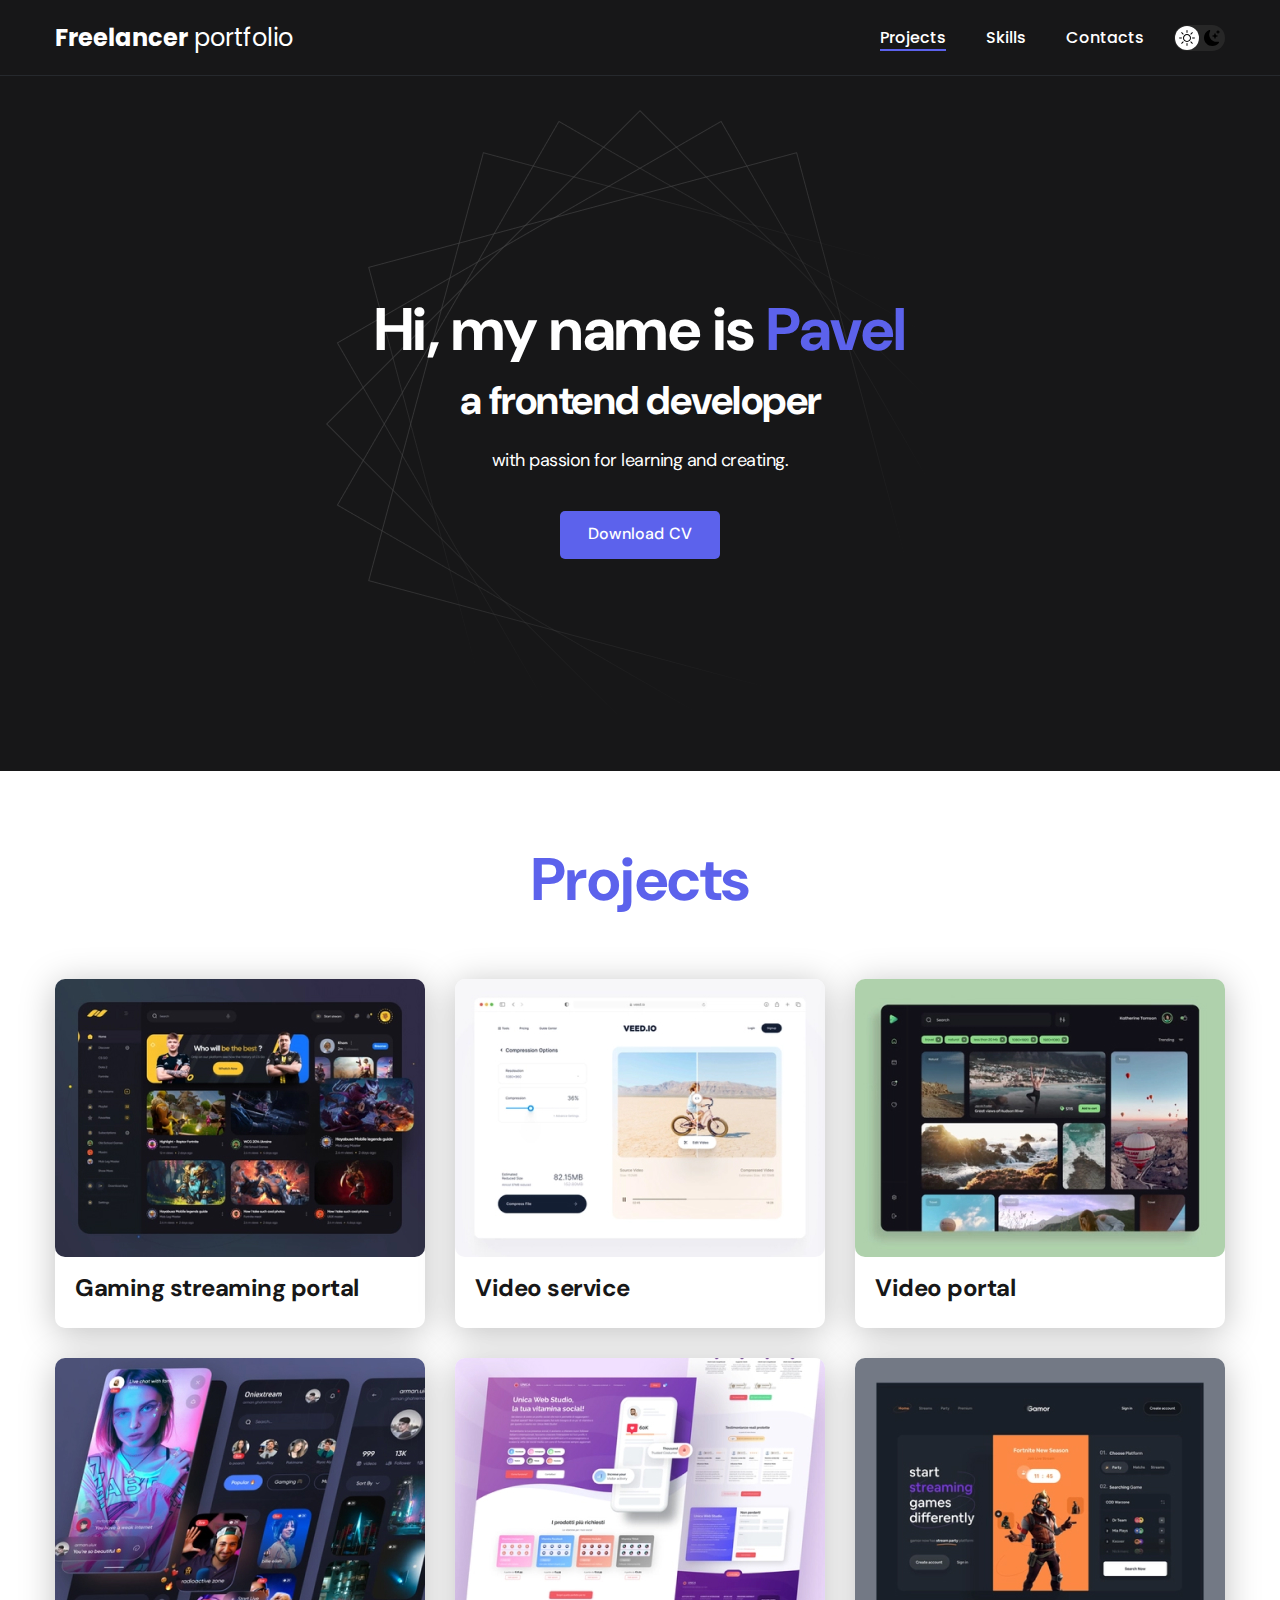
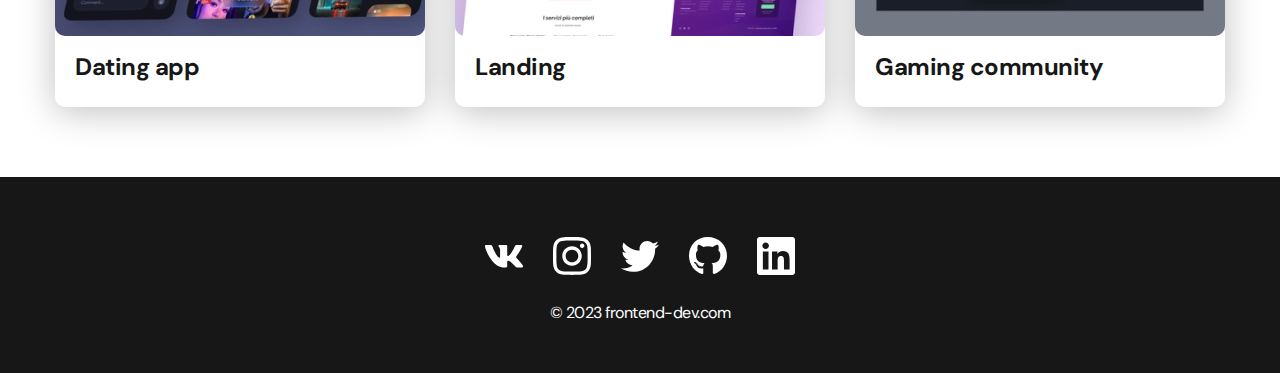
<file: index.html>
<!DOCTYPE html>
<html lang="en">
<head>
    <meta charset="UTF-8">
    <meta http-equiv="X-UA-Compatible" content="IE=edge">
    <meta name="viewport" content="width=device-width, initial-scale=1.0">
    <title>Portfolio</title>
    <link rel="stylesheet" href="./css/main.css">
</head>
<body>
    <nav class="nav">
        <div class="container">
            <div class="nav-row">
                <a href="./index.html" class="logo"><strong>Freelancer</strong> portfolio</a>

                <button class="dark-mode-btn">
                    <img src="./img/icons/sun.svg" alt="Light mode" class="dark-mode-btn__icon">
                    <img src="./img/icons/moon.svg" alt="Dark mode" class="dark-mode-btn__icon">
                </button>

                <ul class="nav-list">
                    <li class="nav-list__item"><a href="./index.html" class="nav-list__link nav-list__link--active">Projects</a></li>
                    <li class="nav-list__item"><a href="./skills.html" class="nav-list__link">Skills</a></li>
                    <li class="nav-list__item"><a href="./contacts.html" class="nav-list__link">Contacts</a></li>
                </ul>
            </div>
        </div>
    </nav>

    <header class="header">
            <div class="header__wrapper">
                <h1 class="header__title">
                    <strong>Hi, my name is <em>Pavel</em></strong><br>
                    a frontend developer
                </h1>
                <div class="header__text">
                    <p>with passion for learning and creating.</p>
                </div>
                <a href="#!" class="btn">Download CV</a>
            </div>
    </header>

    <main class="section">
        <div class="container">
            <h2 class="title-1">Projects</h2>
            <ul class="projects">
                <li class="project">
                    <a href="./project-page.html">
                        <img src="./img/projects/01.jpg" alt="Project img" class="project__img">
                        <h3 class="project__title">Gaming streaming portal</h3>
                    </a>
                </li>
                <li class="project">
                    <a href="./project-page.html">
                        <img src="./img/projects/02.jpg" alt="Project img" class="project__img">
                        <h3 class="project__title">Video service</h3>
                    </a>
                </li>
                <li class="project">
                    <a href="./project-page.html">
                        <img src="./img/projects/03.jpg" alt="Project img" class="project__img">
                        <h3 class="project__title">Video portal</h3>
                    </a>
                </li>
                <li class="project">
                    <a href="./project-page.html">
                        <img src="./img/projects/04.jpg" alt="Project img" class="project__img">
                        <h3 class="project__title">Dating app</h3>
                    </a>    
                </li>
                <li class="project">
                    <a href="./project-page.html">
                        <img src="./img/projects/05.jpg" alt="Project img" class="project__img">
                        <h3 class="project__title">Landing</h3>
                    </a>
                </li>
                <li class="project">
                    <a href="./project-page.html">
                        <img src="./img/projects/06.jpg" alt="Project img" class="project__img">
                        <h3 class="project__title">Gaming community</h3>
                    </a>
                </li>

            </ul>
        </div>
    </main>

    <footer class="footer">
        <div class="container">
            <div class="footer__wrapper">
                <ul class="social">
                    <li class="social__item">
                        <a href="#!"><img src="./img/icons/vk.svg" alt="Link"></a>
                    </li>
                    <li class="social__item">
                        <a href="#!"><img src="./img/icons/instagram.svg" alt="Link"></a>
                    </li>
                    <li class="social__item">
                        <a href="#!"><img src="./img/icons/twitter.svg" alt="Link"></a>
                    </li>
                    <li class="social__item">
                        <a href="#!"><img src="./img/icons/gitHub.svg" alt="Link"></a>
                    </li>
                    <li class="social__item">
                        <a href="#!"><img src="./img/icons/linkedIn.svg" alt="Link"></a>
                    </li>
                </ul>
                <div class="copyright">
                    <p>© 2023 frontend-dev.com</p>
                </div>
            </div>
        </div>
    </footer>

    <script src="./js/main.js"></script>
</body>
</html>
</file>
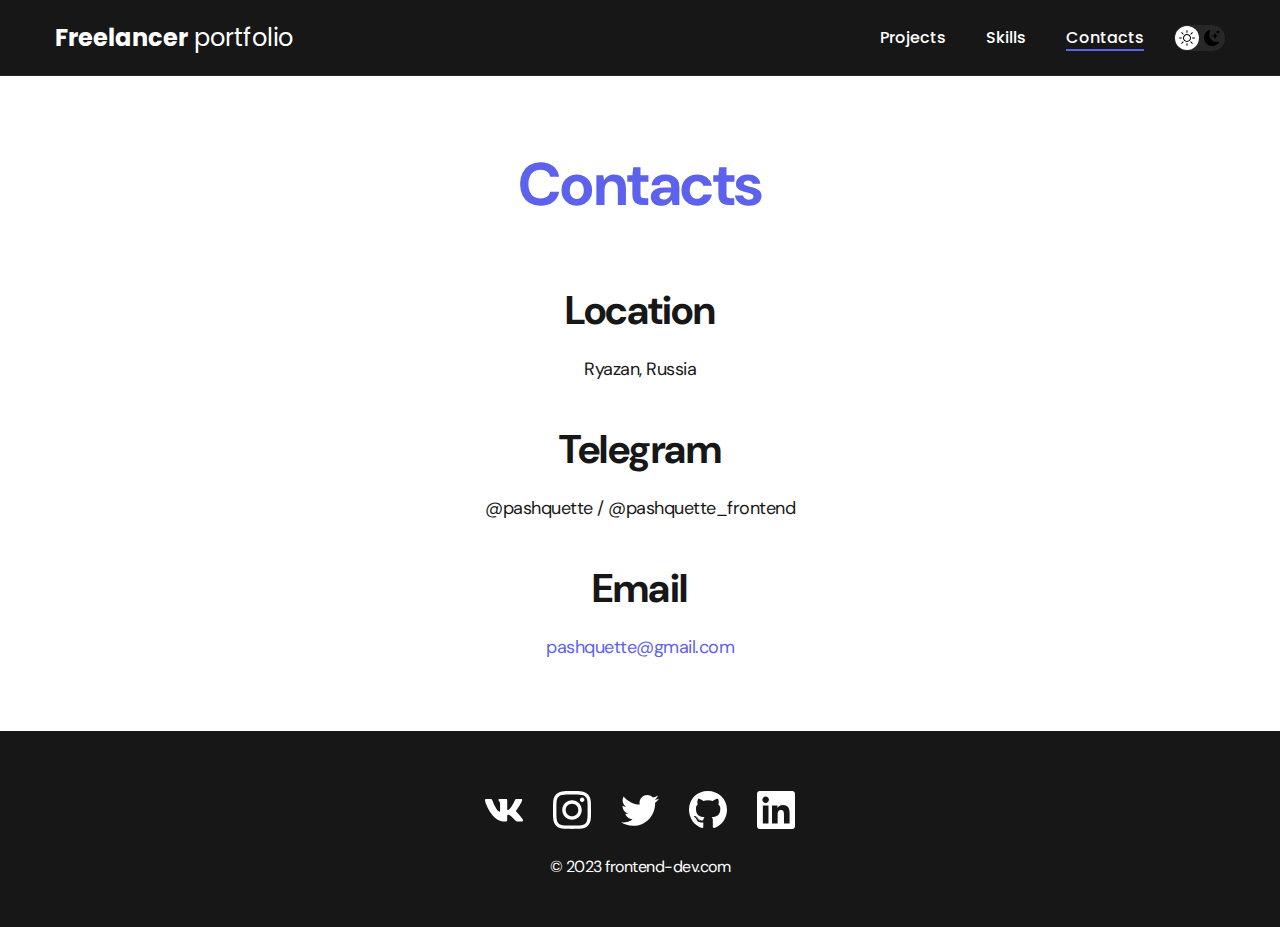
<file: contacts.html>
<!DOCTYPE html>
<html lang="en">
<head>
    <meta charset="UTF-8">
    <meta http-equiv="X-UA-Compatible" content="IE=edge">
    <meta name="viewport" content="width=device-width, initial-scale=1.0">
    <title>Portfolio</title>
    <link rel="stylesheet" href="./css/main.css">
</head>
<body class="">
    <nav class="nav">
        <div class="container">
            <div class="nav-row">
                <a href="./index.html" class="logo"><strong>Freelancer</strong> portfolio</a>

                <button class="dark-mode-btn">
                    <img src="./img/icons/sun.svg" alt="Light mode" class="dark-mode-btn__icon">
                    <img src="./img/icons/moon.svg" alt="Dark mode" class="dark-mode-btn__icon">
                </button>

                <ul class="nav-list">
                    <li class="nav-list__item"><a href="./index.html" class="nav-list__link">Projects</a></li>
                    <li class="nav-list__item"><a href="./skills.html" class="nav-list__link">Skills</a></li>
                    <li class="nav-list__item"><a href="./contacts.html" class="nav-list__link nav-list__link--active">Contacts</a></li>
                </ul>
            </div>
        </div>
    </nav>



    <main class="section">
        <div class="container">
                <h1 class="title-1">Contacts</h1>
                <ul class="content-list">
                    <li class="content-list__item">
                        <h2 class="title-2">Location</h2>
                        <p>Ryazan, Russia</p>       
                    </li>
                    <li class="content-list__item">
                        <h2 class="title-2">Telegram</h2>
                        <p>@pashquette / @pashquette_frontend</p>
                    </li>
                    <li class="content-list__item">
                        <h2 class="title-2">Email</h2>
                        <p><a href="mailto:pashquette@gmail.com">pashquette@gmail.com</a></p>
                    </li>
                </ul>
        </div>
    </main>

    <footer class="footer">
        <div class="container">
            <div class="footer__wrapper">
                <ul class="social">
                    <li class="social__item">
                        <a href="#!"><img src="./img/icons/vk.svg" alt="Link"></a>
                    </li>
                    <li class="social__item">
                        <a href="#!"><img src="./img/icons/instagram.svg" alt="Link"></a>
                    </li>
                    <li class="social__item">
                        <a href="#!"><img src="./img/icons/twitter.svg" alt="Link"></a>
                    </li>
                    <li class="social__item">
                        <a href="#!"><img src="./img/icons/gitHub.svg" alt="Link"></a>
                    </li>
                    <li class="social__item">
                        <a href="#!"><img src="./img/icons/linkedIn.svg" alt="Link"></a>
                    </li>
                </ul>
                <div class="copyright">
                    <p>© 2023 frontend-dev.com</p>
                </div>
            </div>
        </div>
    </footer>

    <script src="./js/main.js"></script>
</body>
</html>
</file>
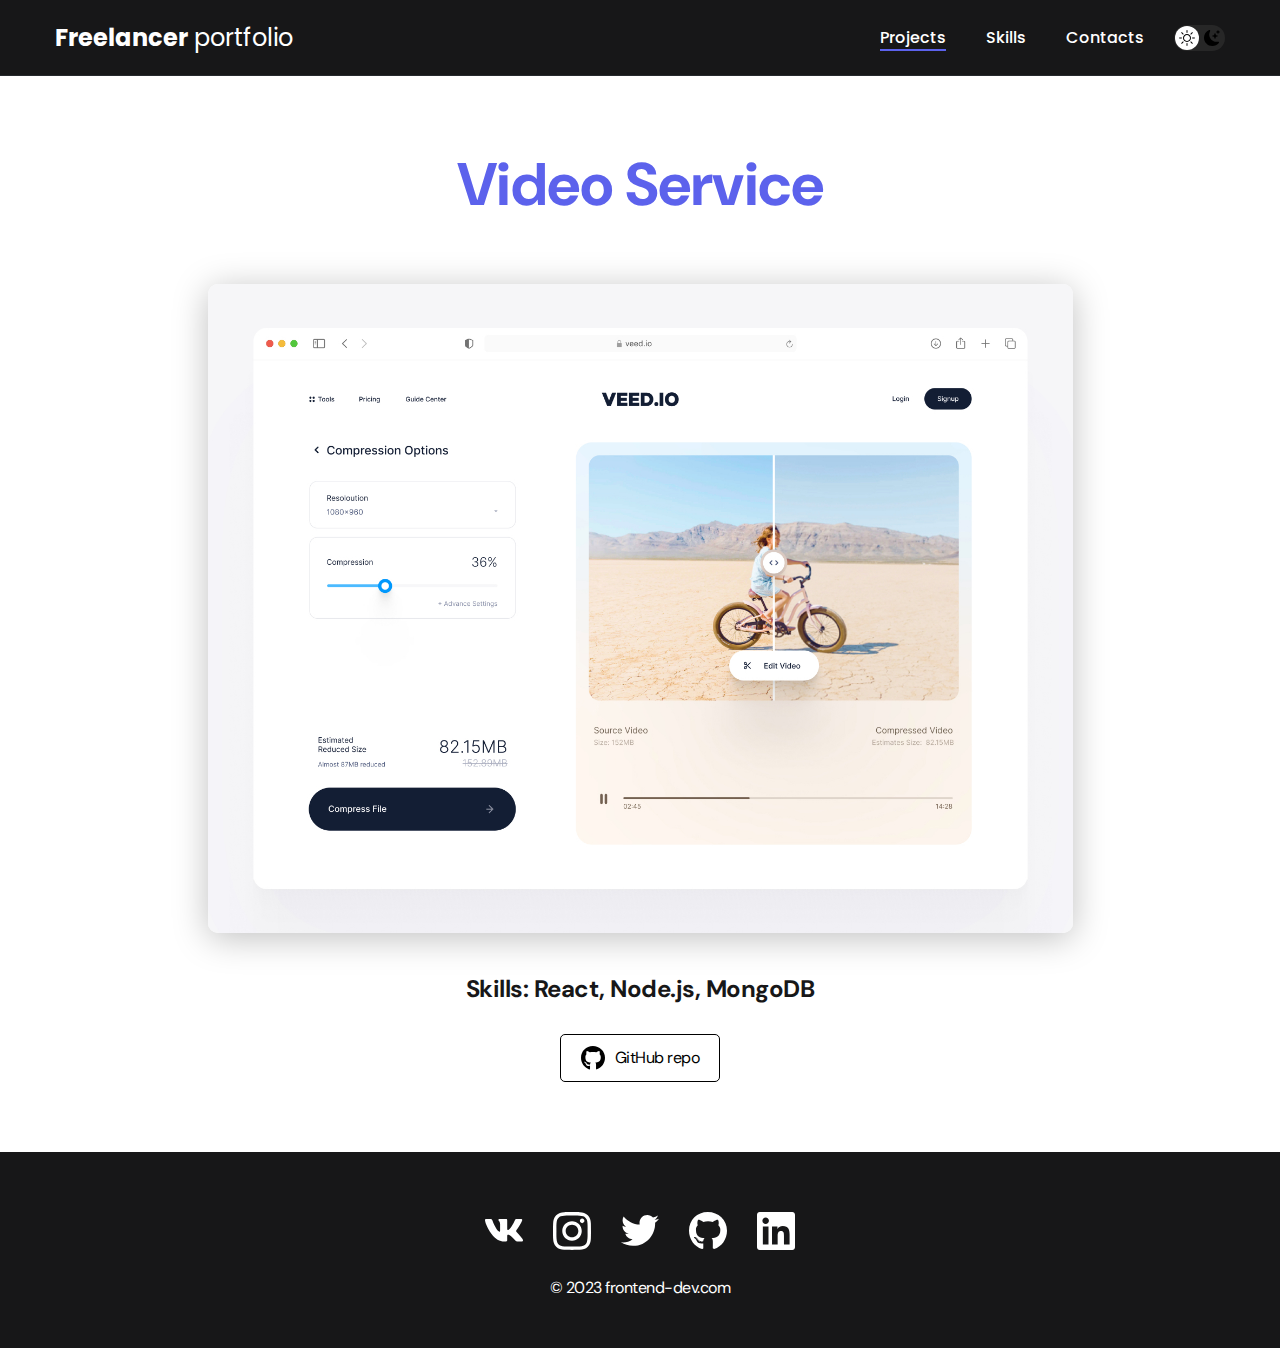
<file: project-page.html>
<!DOCTYPE html>
<html lang="en">
<head>
    <meta charset="UTF-8">
    <meta http-equiv="X-UA-Compatible" content="IE=edge">
    <meta name="viewport" content="width=device-width, initial-scale=1.0">
    <title>Portfolio</title>
    <link rel="stylesheet" href="./css/main.css">
</head>
<body>
    <nav class="nav">
        <div class="container">
            <div class="nav-row">
                <a href="./index.html" class="logo"><strong>Freelancer</strong> portfolio</a>

                <button class="dark-mode-btn">
                    <img src="./img/icons/sun.svg" alt="Light mode" class="dark-mode-btn__icon">
                    <img src="./img/icons/moon.svg" alt="Dark mode" class="dark-mode-btn__icon">
                </button>

                <ul class="nav-list">
                    <li class="nav-list__item"><a href="./index.html" class="nav-list__link nav-list__link--active">Projects</a></li>
                    <li class="nav-list__item"><a href="./skills.html" class="nav-list__link">Skills</a></li>
                    <li class="nav-list__item"><a href="./contacts.html" class="nav-list__link">Contacts</a></li>
                </ul>
            </div>
        </div>
    </nav>



    <main class="section">
        <div class="container">
            <div class="project-details">
                <h1 class="title-1">Video Service</h1>

                <img src="./img/projects/02-big.jpg" alt="" class="project-details__cover">

                <div class="project-details__descr">
                    <p>Skills: React, Node.js, MongoDB</p>
                </div>
                <a href="#!" class="btn-outline">
                    <img src="./img/icons/gitHub-black.svg" alt="gitHub">
                    GitHub repo
                </a>
            </div>   
        </div>
    </main>

    <footer class="footer">
        <div class="container">
            <div class="footer__wrapper">
                <ul class="social">
                    <li class="social__item">
                        <a href="#!"><img src="./img/icons/vk.svg" alt="Link"></a>
                    </li>
                    <li class="social__item">
                        <a href="#!"><img src="./img/icons/instagram.svg" alt="Link"></a>
                    </li>
                    <li class="social__item">
                        <a href="#!"><img src="./img/icons/twitter.svg" alt="Link"></a>
                    </li>
                    <li class="social__item">
                        <a href="#!"><img src="./img/icons/gitHub.svg" alt="Link"></a>
                    </li>
                    <li class="social__item">
                        <a href="#!"><img src="./img/icons/linkedIn.svg" alt="Link"></a>
                    </li>
                </ul>
                <div class="copyright">
                    <p>© 2023 frontend-dev.com</p>
                </div>
            </div>
        </div>
    </footer>

    <script src="./js/main.js"></script>
</body>
</html>
</file>
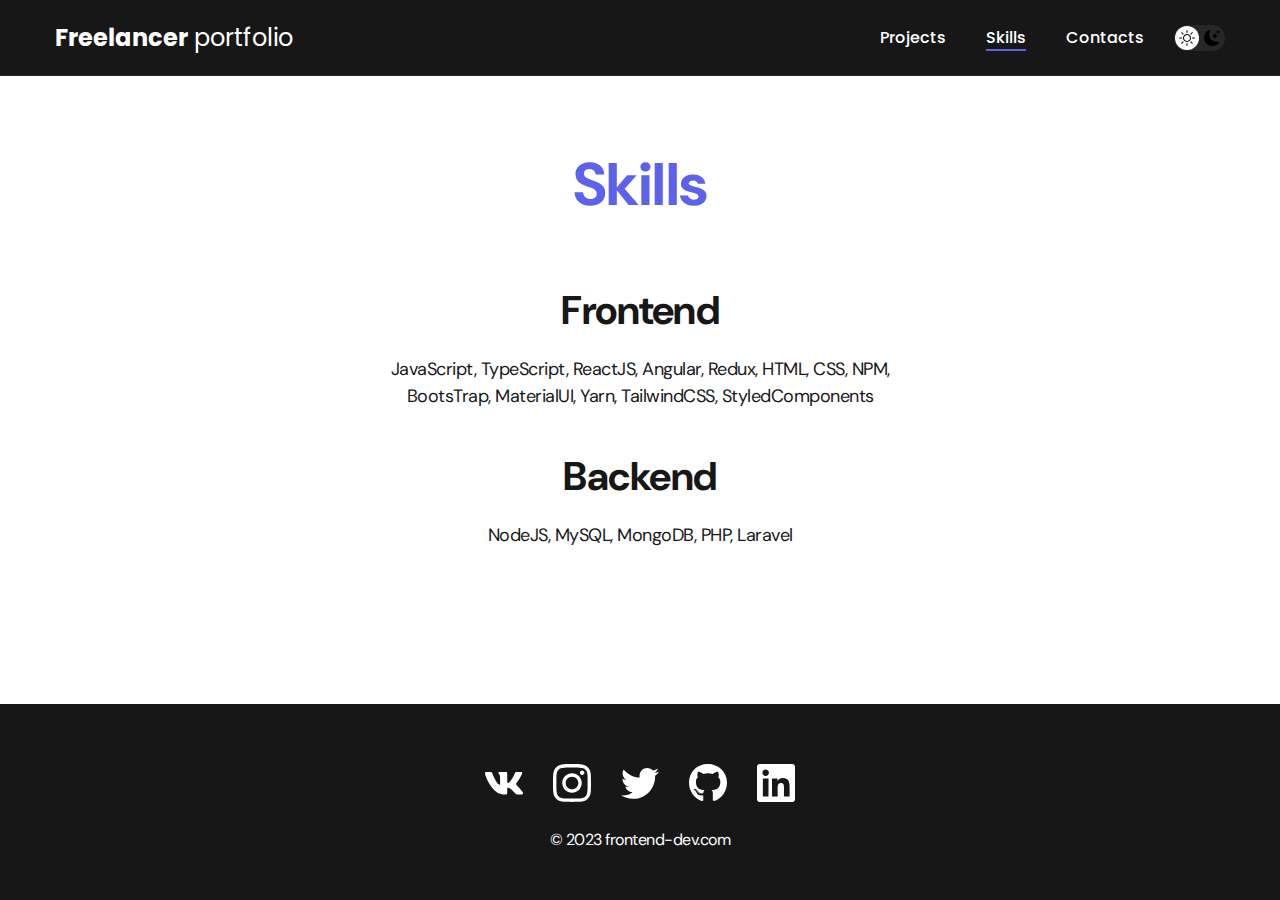
<file: skills.html>
<!DOCTYPE html>
<html lang="en">
<head>
    <meta charset="UTF-8">
    <meta http-equiv="X-UA-Compatible" content="IE=edge">
    <meta name="viewport" content="width=device-width, initial-scale=1.0">
    <title>Portfolio</title>
    <link rel="stylesheet" href="./css/main.css">
</head>
<body>
    <nav class="nav">
        <div class="container">
            <div class="nav-row">
                <a href="./index.html" class="logo"><strong>Freelancer</strong> portfolio</a>

                <button class="dark-mode-btn">
                    <img src="./img/icons/sun.svg" alt="Light mode" class="dark-mode-btn__icon">
                    <img src="./img/icons/moon.svg" alt="Dark mode" class="dark-mode-btn__icon">
                </button>

                <ul class="nav-list">
                    <li class="nav-list__item"><a href="./index.html" class="nav-list__link">Projects</a></li>
                    <li class="nav-list__item"><a href="./skills.html" class="nav-list__link nav-list__link--active">Skills</a></li>
                    <li class="nav-list__item"><a href="./contacts.html" class="nav-list__link">Contacts</a></li>
                </ul>
            </div>
        </div>
    </nav>



    <main class="section">
        <div class="container">
                <h1 class="title-1">Skills</h1>
                <ul class="content-list">
                    <li class="content-list__item">
                        <h2 class="title-2">Frontend</h2>
                        <p>JavaScript, TypeScript, ReactJS, Angular, Redux, HTML, CSS, NPM, BootsTrap, MaterialUI, Yarn, TailwindCSS, StyledComponents</p>       
                    </li>
                    <li class="content-list__item">
                        <h2 class="title-2">Backend</h2>
                        <p>NodeJS, MySQL, MongoDB, PHP, Laravel</p>
                    </li>

                </ul>
        </div>
    </main>

    <footer class="footer">
        <div class="container">
            <div class="footer__wrapper">
                <ul class="social">
                    <li class="social__item">
                        <a href="#!"><img src="./img/icons/vk.svg" alt="Link"></a>
                    </li>
                    <li class="social__item">
                        <a href="#!"><img src="./img/icons/instagram.svg" alt="Link"></a>
                    </li>
                    <li class="social__item">
                        <a href="#!"><img src="./img/icons/twitter.svg" alt="Link"></a>
                    </li>
                    <li class="social__item">
                        <a href="#!"><img src="./img/icons/gitHub.svg" alt="Link"></a>
                    </li>
                    <li class="social__item">
                        <a href="#!"><img src="./img/icons/linkedIn.svg" alt="Link"></a>
                    </li>
                </ul>
                <div class="copyright">
                    <p>© 2023 frontend-dev.com</p>
                </div>
            </div>
        </div>
    </footer>

    <script src="./js/main.js"></script>
</body>
</html>
</file>
<file: css/main.css>
@import './reset.css';
@import url('https://fonts.googleapis.com/css2?family=DM+Sans:wght@400;500;700&family=Poppins:wght@400;500;700&display=swap');

/* font-family: 'DM Sans', sans-serif;
font-family: 'Poppins', sans-serif; */

/* * {
    border: 1px solid red;
} */

:root {
    --blackpure: #000;
    --black: #171718;
    --black-border: #26292D;
    --white: #ffffff;
    --purple: #5C62EC;

    --text-color: var(--black);

    --dark-bg: var(--black);
    --dark-border: var(--black-border);
    --header-text: var(--white);
    --accent: var(--purple);

    /* LIGHT MODE */
    --page-bg: var(--white);
    --text-color: var(--black);

    --title-1: var(--accent);

    --project-card-bg: var(--white);
    --project-card-text: var(--black);
    --box-shadow: 0px 5px 35px rgba(0, 0, 0, 0.25);
}



.dark {
    /* DARK MODE */
    --page-bg: #252526;
    --text-color: var(--white);

    --title-1: var(--white);

    --project-card-bg: var(--black);
    --project-card-text: var(--white);
    --box-shadow: 0px 5px 35px rgba(0, 0, 0, 0.8);
}

html, body {
    display: flex;
    flex-direction: column;
    min-height: 100vh;

    font-family: 'DM Sans', sans-serif;
    letter-spacing: -0.5px;

    /* LIGHT MODE */
    background-color: var(--page-bg);
    color: var(--text-color);
}

/* GENERAL */

.container {
    margin: 0 auto;
    padding: 0 15px;
    max-width: 1200px;
}

.none {
    display: none !important
}

.section {
    padding: 70px 0;
}

.title-1 {
    margin-bottom: 60px;

    font-size: 60px;
    font-weight: 700;
    line-height: 1.3;
    color: var(--title-1);
    text-align: center;

}

.title-2 {
    margin-bottom: 20px;

    font-size: 40px;
    line-height: 1.3;
    font-weight: 700;
}

/* NAV */

.nav {
    padding: 20px 0;
    border-bottom: 1px solid var(--dark-border);
    background-color: var(--dark-bg);
    color: var(--header-text);   
    letter-spacing: normal;
}

.nav-row {
    display: flex;
    justify-content: flex-end;
    align-items: center;
    column-gap: 30px;
    row-gap: 20px;
    flex-wrap: wrap;
}

.logo {
    margin-right: auto;
    color: var(--header-text);
    font-size: 24px;
    font-family: 'Poppins', sans-serif;
}

.logo strong {
    font-weight: 700;
}

.nav-list {
    display: flex;
    align-items: center;
    column-gap: 40px;
    row-gap: 10px;
    font-size: 16px;
    font-weight: 500;
    font-family: 'Poppins', sans-serif;
}

.nav-list__link {
    color: var(--header-text);
    transition: opacity 0.2s ease-in;
}

.nav-list__link:hover {
    opacity: 0.8;
}

.nav-list__link--active {
    position: relative;
}

.nav-list__link--active::before {
    content: '';

    position: absolute;
    left: 0;
    top: 100%;

    display: block;
    height: 2px;
    width: 100%;
    background-color: var(--accent);
}

/* DARK MODE BTN */

.dark-mode-btn {
    order: 9;
    position: relative;
    display: flex;
    justify-content: space-between;
    width: 51px;
    height: 26px;
    padding: 5px;
    background-color: #272727;
    border-radius: 50px;
}

.dark-mode-btn::before {
    content: '';

    position: absolute;
    top: 1px;
    left: 1px;
    display: block;
    width: 24px;
    height: 24px;
    border-radius: 50%;
    background-color: var(--white);

    transition: left 0.2s ease-in;
}

.dark-mode-btn--active::before {
    left: 26px;
}

.dark-mode-btn__icon {
    position: relative;
}

/* HEADER */

.header {
    padding: 40px 0px;
    min-height: 695px;
    display: flex;
    justify-content: center;
    align-items: center;

    background-color: var(--dark-bg);
    background-image: url('./../img/header-bg.png');
    background-repeat: no-repeat;
    background-size: auto;
    background-position: center center;


    color: var(--header-text);
    text-align: center;
}


.header__wrapper {
    padding: 0 15px;
    max-width: 660px;
}

.header__title {
    margin-bottom: 20px;
    font-size: 40px;
    font-weight: 700;
    line-height: 1.4;
}

.header__title strong {
    font-size: 60px;
    font-weight: 700; 
}

.header__title em {
    font-style: normal;
    color: var(--accent);
}

.header__text {
    margin-bottom: 40px;
    font-size: 18px;
    line-height: 1.333;

}

.header__text p + p {
    margin-top: 0.5em;
}

.btn {
    display: inline-block;
    height: 48px;
    padding: 12px 28px;
    border-radius: 5px;
    background-color: var(--accent);
    color: var(--white);
    letter-spacing: 0.15px;
    font-size: 16px;
    font-weight: 500;

    transition: opacity 0.2s ease-in;
}

/* BTN */

.btn:hover {
    opacity: 0.8;
}

.btn:active {
    position: relative;
    top: 1px;
}

/* BTN OUTLINE */

.btn-outline {
    display: flex;
    column-gap: 10px;
    align-items: center;

    height: 48px;
    padding: 12px 20px;

    border-radius: 5px;
    border: 1px solid var(--blackpure);
    background-color: var(--white);
    color: var(--blackpure);

    transition: opacity 0.2s ease-in;
}

.btn-outline:hover {
    opacity: 0.8;
    background-color: var(--accent);
}

.btn-outline:active {
    position: relative;
    top: 1px;
}

/* PROJECTS */

.projects {
    display: flex;
    justify-content: center;
    flex-wrap: wrap;
    column-gap: 30px;
    row-gap: 30px;
}

.project {
    max-width: 370px;
    background-color: var(--project-card-bg);
    box-shadow: var(--box-shadow);
    border-radius: 10px;
}

.project__img {
    border-radius: 10px;
}

.project__title {
    padding: 15px 20px 25px;
    font-size: 24px;
    font-weight: 700;
    line-height: 1.3;
    color: var(--project-card-text)
}

/* PROJECT DETAILS */

.project-details {
    margin: 0 auto;
    max-width: 865px;

    display: flex;
    flex-direction: column;
    align-items: center;
    text-align: center;
}


.project-details__cover {
    max-width: 100%;
    margin-bottom: 40px;

    box-shadow: 0px 5px 35px rgba(0, 0, 0, 0.25);
    border-radius: 10px;
}

.project-details__descr {
    margin-bottom: 30px;

    font-weight: 700;
    font-size: 24px;
    line-height: 1.3;
}

/* CONTENT LIST */

.content-list {
    margin: 0 auto;
    max-width: 570px;
    display: flex;
    flex-direction: column;
    align-items: center;
    row-gap: 40px;
    text-align: center;
}

.content-list a {
    color: var(--accent)
}

.content-list__item {
    font-size: 18px;
    line-height: 1.5;
}

.content-list__item p + p {
    margin-top: 0.5em;
}

/* FOOTER */

.footer {
    padding: 60px 0 50px;
    background-color: var(--dark-bg);
    color: var(--header-text);
    margin-top: auto;
}

.footer__wrapper {
    display: flex;
    flex-direction: column;
    align-items: center;
    row-gap: 27px;
}

.social {
    display: flex;
    column-gap: 30px;
    align-items: center;
}

.copyright {
    font-size: 16px;
}

.copyright p + p {
    margin-top: 0.5em;
}

@media (max-width: 620px) {
    /* NAV */

    .nav-row {
        justify-content: space-between;

    }

    .dark-mode-btn {
        order: 0;
    }
    
    /* HEADER */

    .header {
        min-height: unset;
    }

    .header__title {
        font-size: 30px;
    }

    .header__title strong {
        font-size: 40px;
    }

    /* GENERAL */

    .section {
        padding: 40px 0;
    }

    .title-1 {
        margin-bottom: 30px;
        font-size: 40px;
    }

    .title-2 {
        margin-bottom: 10px;
        font-size: 30px;
    }

    /* PROJECTS */

    .project__title {
        font-size: 22px;
    }

    /* PROJECT PAGE */

    .project-details__descr {
        margin-bottom: 20px;
        font-size: 22px;
    }

    /* CONTENT LIST */

    .content-list {
        row-gap: 20px;
    }

    .content-list__item {
        font-size: 16px;
    }

    /* FOOTER */

    .footer {
        padding: 40px 0 30px;
    }

    .footer__wrapper {
        row-gap: 20px;
    }

    /* SOCIAL */

    .social {
        column-gap: 20px;
    }

    .social__item {
        width: 28px;
    }
}
</file>
